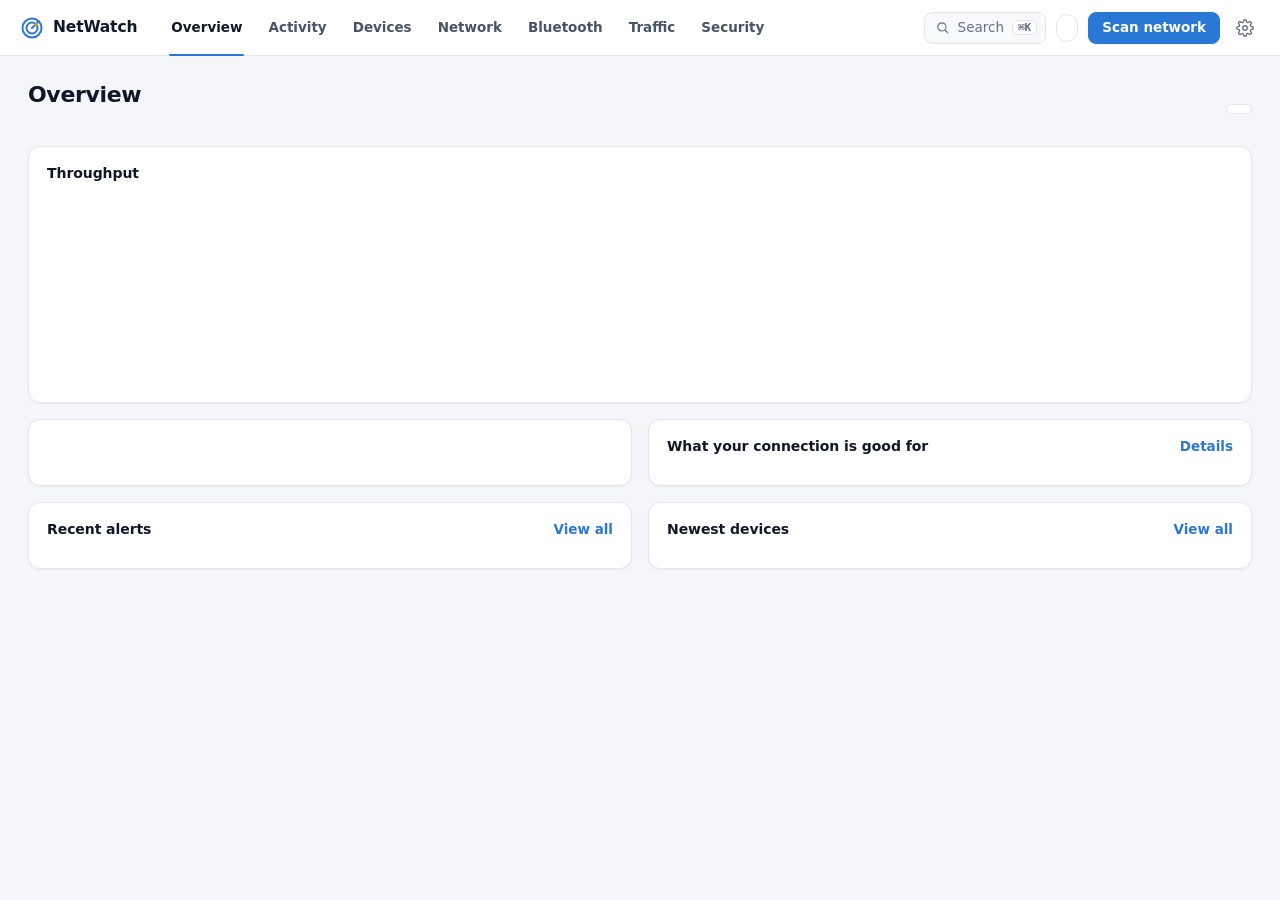
<file: ui/index.html>
<!doctype html>
<html lang="en" data-theme="light">
<head>
  <meta charset="utf-8">
  <meta name="viewport" content="width=device-width, initial-scale=1">
  <title>NetWatch</title>
  <link rel="stylesheet" href="style.css">
</head>
<body>
  <div class="app">
    <header class="appbar">
      <div class="brand">
        <svg viewBox="0 0 24 24" aria-hidden="true"><circle cx="12" cy="12" r="9.5"/><circle cx="12" cy="12" r="5.5"/><path d="M12 12 18.7 5.3"/><circle class="blip" cx="16.2" cy="8.3" r="1.6"/></svg>
        <span>NetWatch</span>
      </div>
      <nav class="topnav" aria-label="Sections">
        <button class="nav-item active" data-group="overview">Overview</button>
        <button class="nav-item" data-group="activity">Activity</button>
        <button class="nav-item" data-group="devices">Devices<span class="count" id="nav-devices"></span></button>
        <button class="nav-item" data-group="network">Network<span class="count" id="nav-network"></span></button>
        <button class="nav-item" data-group="bluetooth">Bluetooth<span class="count alert" id="nav-bluetooth"></span></button>
        <button class="nav-item" data-group="traffic">Traffic</button>
        <button class="nav-item" data-group="security">Security<span class="count alert" id="nav-security"></span></button>
      </nav>
      <div class="appbar-right">
        <button class="search-btn" data-action="palette" aria-label="Search (Command K)">
          <svg viewBox="0 0 24 24"><circle cx="11" cy="11" r="6.5"/><path d="m16 16 4.5 4.5"/></svg><span>Search</span><kbd>⌘K</kbd>
        </button>
        <span class="pill" id="capture-pill"></span>
        <button class="btn primary" id="scan-btn">Scan network</button>
        <button class="icon-btn" data-view="settings" aria-label="Settings" title="Settings">
          <svg viewBox="0 0 24 24"><circle cx="12" cy="12" r="3"/><path d="M19.4 15a1.7 1.7 0 0 0 .3 1.8l.1.1a2 2 0 1 1-2.8 2.8l-.1-.1a1.7 1.7 0 0 0-1.8-.3 1.7 1.7 0 0 0-1 1.5V21a2 2 0 1 1-4 0v-.1a1.7 1.7 0 0 0-1.1-1.5 1.7 1.7 0 0 0-1.8.3l-.1.1a2 2 0 1 1-2.8-2.8l.1-.1a1.7 1.7 0 0 0 .3-1.8 1.7 1.7 0 0 0-1.5-1H3a2 2 0 1 1 0-4h.1a1.7 1.7 0 0 0 1.5-1.1 1.7 1.7 0 0 0-.3-1.8l-.1-.1a2 2 0 1 1 2.8-2.8l.1.1a1.7 1.7 0 0 0 1.8.3H9a1.7 1.7 0 0 0 1-1.5V3a2 2 0 1 1 4 0v.1a1.7 1.7 0 0 0 1 1.5 1.7 1.7 0 0 0 1.8-.3l.1-.1a2 2 0 1 1 2.8 2.8l-.1.1a1.7 1.7 0 0 0-.3 1.8V9a1.7 1.7 0 0 0 1.5 1H21a2 2 0 1 1 0 4h-.1a1.7 1.7 0 0 0-1.5 1z"/></svg>
        </button>
      </div>
    </header>

    <main>
      <div class="page">
      <header class="page-head">
        <div>
          <h1 id="view-title">Overview</h1>
          <p class="page-sub" id="view-sub"></p>
        </div>
        <div class="page-head-right">
          <span class="scan-phase" id="scan-phase"></span>
          <span class="net-chip" id="net-summary"></span>
        </div>
      </header>
      <nav class="subnav" id="subnav" hidden aria-label="Pages in this section"></nav>

      <div class="banner" id="capture-banner" hidden></div>

      <!-- Overview -->
      <section class="view" id="view-overview">
        <div class="tiles" id="tiles"></div>
        <div class="panel">
          <div class="panel-head">
            <h2 id="ov-chart-title">Throughput</h2>
            <div class="legend" id="ov-legend"></div>
          </div>
          <div class="chart" id="ov-chart"></div>
        </div>
        <div class="grid-2">
          <div class="panel" id="ov-score"></div>
          <div class="panel">
            <div class="panel-head"><h2>What your connection is good for</h2><button class="btn link" data-goto="network">Details</button></div>
            <div id="ov-ready"></div>
          </div>
        </div>
        <div class="grid-2">
          <div class="panel">
            <div class="panel-head"><h2>Recent alerts</h2><button class="btn link" data-goto="alerts">View all</button></div>
            <div id="ov-alerts"></div>
          </div>
          <div class="panel">
            <div class="panel-head"><h2>Newest devices</h2><button class="btn link" data-goto="devices">View all</button></div>
            <div id="ov-devices"></div>
          </div>
        </div>
      </section>

      <!-- Timeline -->
      <section class="view" id="view-timeline" hidden>
        <div class="toolbar">
          <div class="seg" id="tl-filter" role="group" aria-label="Filter timeline">
            <button data-f="all" data-label="All" class="on">All</button>
            <button data-f="devices" data-label="Devices">Devices</button>
            <button data-f="connection" data-label="Connection">Connection</button>
            <button data-f="security" data-label="Security">Security</button>
            <button data-f="summary" data-label="Summaries">Summaries</button>
          </div>
          <span class="spacer"></span>
          <span class="muted small">Last 7 days</span>
          <button class="btn" data-action="report">Weekly report</button>
        </div>
        <div class="panel tl-panel" id="tl-list"></div>
      </section>

      <!-- Security checkup -->
      <section class="view" id="view-security" hidden>
        <div class="panel sec-summary" id="sec-summary"></div>
        <div class="panel">
          <div class="panel-head"><h2>Devices to look at first <span class="muted">· risk from open ports, port forwards, alerts and trust</span></h2>
            <div class="row">
              <button class="btn small" data-action="export-incident">Export incident JSON</button>
              <button class="btn link" data-goto="map" id="sec-risk-map">See on the map</button>
            </div>
          </div>
          <div id="sec-risky"></div>
        </div>
        <div id="sec-list"></div>
        <p class="muted small">NetWatch checks what it can see from this computer. It can't check your router's admin password or firmware version; log in to the router to confirm those are up to date and not the defaults.</p>
      </section>

      <!-- Security audits -->
      <section class="view" id="view-audit" hidden>
        <div id="audit-body"></div>
        <p class="muted small">The audits only look at your own network and this computer: devices on your Wi-Fi, apps and startup items here, your router's settings, and the sites you chose to watch. Turn each one on or off in Settings.</p>
      </section>

      <!-- Devices -->
      <section class="view" id="view-devices" hidden>
        <div class="toolbar">
          <input type="search" id="dev-search" placeholder="Search name, IP, MAC, vendor…" aria-label="Search devices">
          <select id="dev-net" aria-label="Network"></select>
          <div class="seg" id="dev-filter" role="group" aria-label="Filter devices">
            <button data-f="all" class="on">All</button>
            <button data-f="online">Online</button>
            <button data-f="untrusted">Untrusted</button>
            <button data-f="watched">Watched</button>
          </div>
          <span class="spacer"></span>
          <button class="btn" data-action="export-devices">Export CSV</button>
          <button class="btn" id="trust-all">Trust all</button>
        </div>
        <div class="panel flush">
          <table class="table" id="dev-table">
            <thead><tr><th></th><th>Device</th><th>IP address</th><th>MAC address</th><th>Details</th><th class="num">Latency</th><th>Last seen</th><th>Trusted</th></tr></thead>
            <tbody></tbody>
          </table>
          <div class="empty" id="dev-empty" hidden></div>
        </div>
      </section>

      <!-- Network -->
      <section class="view" id="view-network" hidden>
        <div class="tiles" id="net-tiles"></div>
        <div class="panel" id="mobile-panel" hidden>
          <div class="panel-head"><h2>Mobile connection <span class="muted">· from your hotspot, checked every 30 seconds</span></h2></div>
          <div class="usage-summary" id="mobile-now"></div>
          <h3 class="sub-head" style="margin-top:4px">Recent changes</h3>
          <div id="mobile-log"></div>
        </div>
        <div class="panel">
          <div class="panel-head"><h2>What your connection is good for</h2><button class="btn small" data-action="speed-test">Run speed test</button></div>
          <div id="net-ready"></div>
        </div>
        <div class="panel">
          <div class="panel-head">
            <h2>Connection quality <span class="muted">· ping time, last hour</span></h2>
            <div class="legend" id="health-legend"></div>
          </div>
          <div class="chart" id="health-chart"></div>
          <div class="muted small chart-foot" id="health-foot"></div>
        </div>
        <div class="panel">
          <div class="panel-head">
            <h2>Data usage <span class="muted">· whole network, from your router</span></h2>
            <div class="row">
              <div class="legend" id="usage-legend"></div>
              <div class="seg" id="usage-view" role="group" aria-label="Usage period">
                <button data-f="days" class="on">30 days</button>
                <button data-f="hours">24 hours</button>
              </div>
            </div>
          </div>
          <div class="usage-summary" id="usage-summary"></div>
          <div class="chart" id="usage-chart"></div>
        </div>
        <div class="panel" id="live-panel" hidden>
          <div class="panel-head">
            <h2>Right now <span class="muted">· whole network, last 10 minutes</span></h2>
            <div class="legend" id="live-legend"></div>
          </div>
          <div class="chart short" id="live-chart"></div>
        </div>
        <div class="grid-2">
          <div class="panel">
            <div class="panel-head"><h2>Router</h2></div>
            <dl class="facts compact" id="router-facts"></dl>
            <div id="router-note"></div>
            <h3 class="sub-head">Port forwards</h3>
            <div id="forwards"></div>
          </div>
          <div class="panel">
            <div class="panel-head"><h2>Internet</h2></div>
            <dl class="facts compact" id="internet-facts"></dl>
            <h3 class="sub-head">Speed test</h3>
            <div id="speed-box"></div>
          </div>
        </div>
        <div class="panel">
          <div class="panel-head"><h2>Watched hosts</h2>
            <div class="row"><input type="search" id="watch-input" placeholder="example.com or host:port" aria-label="Host to watch" class="small-input wide"><button class="btn" data-action="add-watch">Watch</button></div>
          </div>
          <div id="watch-list"></div>
        </div>
        <div class="grid-2">
          <div class="panel">
            <div class="panel-head"><h2>Route to the internet</h2>
              <div class="row"><input type="search" id="trace-target" value="1.1.1.1" aria-label="Host to trace" class="small-input"><button class="btn" id="trace-btn" data-action="trace">Trace route</button></div>
            </div>
            <div id="trace-result"><p class="muted small">Shows each hop between this computer and a host, and where the delay is added.</p></div>
          </div>
          <div class="panel">
            <div class="panel-head"><h2>DNS check</h2><button class="btn" id="dns-check-btn" data-action="dns-check">Check DNS servers</button></div>
            <div id="dns-check-result"></div>
          </div>
        </div>
        <div class="panel">
          <div class="panel-head"><h2>VPN and DNS leak check</h2></div>
          <div id="leak-box"></div>
        </div>
        <div class="grid-2">
          <div class="panel">
            <div class="panel-head"><h2>Wi-Fi</h2></div>
            <dl class="facts compact" id="wifi-facts"></dl>
            <div id="wifi-note"></div>
            <div id="nearby"></div>
            <h3 class="sub-head">This computer</h3>
            <dl class="facts compact" id="this-computer"></dl>
          </div>
          <div class="panel">
            <div class="panel-head"><h2>Outages</h2></div>
            <div id="outage-list"></div>
          </div>
        </div>
      </section>

      <!-- Bluetooth and nearby -->
      <section class="view" id="view-bluetooth" hidden>
        <div class="banner flat" id="bt-status"></div>
        <div class="banner warn-banner" id="tracker-banner" hidden></div>
        <div class="banner bad-banner" id="spam-banner" hidden></div>
        <div class="grid-2 wide-left">
          <div class="panel">
            <div class="panel-head">
              <h2>Nearby map <span class="muted">· Wi-Fi and Bluetooth</span></h2>
              <div class="legend" id="bt-map-legend"></div>
            </div>
            <div class="cat-chips map-chips" id="bt-map-filter" role="group" aria-label="Show on the map">
              <button class="cat-chip on" data-mf="all">All</button>
              <button class="cat-chip" data-mf="mine">Mine</button>
              <button class="cat-chip" data-mf="trackers">Trackers</button>
              <button class="cat-chip" data-mf="wifi">Wi-Fi</button>
            </div>
            <div class="btmap" id="bt-map"></div>
            <p class="muted small" style="margin:10px 0 0">Distance is estimated from signal strength, so walls and bodies can make it off by two times or more. This computer has one antenna and can't tell which way a signal comes from, so devices are grouped by type within each band, not placed by direction. Hover a mark for details; click a Bluetooth device to open it.</p>
          </div>
          <div class="panel">
            <div class="panel-head"><h2>Your devices nearby today</h2></div>
            <div id="bt-today"></div>
            <p class="muted small" style="margin:10px 0 0">Only devices you've paired or marked as yours are recorded, and only on this computer. Phones and tags change their Bluetooth address every so often, so an unpaired device may split into several entries.</p>
          </div>
        </div>
        <div class="panel flush">
          <div class="panel-head pad">
            <h2>Nearby Bluetooth devices</h2>
            <div class="seg small" id="ble-filter" role="group" aria-label="Filter nearby devices">
              <button data-f="all" class="on">All</button>
              <button data-f="named">Named</button>
              <button data-f="trackers">Trackers</button>
            </div>
          </div>
          <div class="cat-chips" id="ble-categories"></div>
          <div class="scroll tall-scroll">
            <table class="table compact" id="nearby-table">
              <thead><tr><th>Device</th><th>Signal</th><th class="num">Distance</th><th>First heard</th><th></th></tr></thead>
              <tbody></tbody>
            </table>
            <div class="empty" id="nearby-empty"></div>
          </div>
        </div>

        <div class="panel">
          <div class="panel-head"><h2>Your Bluetooth devices</h2><span class="muted small" id="bt-controller"></span></div>
          <div id="paired"></div>
        </div>
      </section>

      <!-- Network map -->
      <section class="view" id="view-map" hidden>
        <div class="toolbar map-toolbar">
          <select id="map-net" aria-label="Network to show"></select>
          <div class="seg small" id="map-layout" role="group" aria-label="Layout">
            <button data-f="ring" class="on">Ring</button>
            <button data-f="type">By type</button>
            <button data-f="latency">By latency</button>
          </div>
          <div class="seg small" id="map-color" role="group" aria-label="Colour by">
            <button data-f="status" class="on">Status</button>
            <button data-f="risk">Risk</button>
          </div>
          <input type="search" id="map-search" placeholder="Highlight…" aria-label="Highlight devices">
          <span class="spacer"></span>
          <button class="btn small" id="map-fit" title="Reset zoom and pan">Fit</button>
          <button class="btn small" id="map-reset" title="Put dragged devices back">Reset layout</button>
          <button class="btn small" id="map-export-png">Save PNG</button>
          <button class="btn small" id="map-export-svg">Save SVG</button>
        </div>
        <div class="panel">
          <div class="panel-head"><h2>Your network</h2><div class="legend" id="map-legend"></div></div>
          <div class="cat-chips map-chips" id="map-kinds"></div>
          <div class="netmap" id="netmap"></div>
          <div class="map-time">
            <button class="btn small" id="map-play">▶ Replay</button>
            <button class="btn small" id="map-speed" title="Replay speed">1×</button>
            <input type="range" id="map-time" aria-label="Show the network at this time">
            <span class="map-time-label" id="map-time-label">Live</span>
            <button class="btn small link" id="map-live" hidden>Back to live</button>
          </div>
          <p class="muted small map-help">Drag devices to arrange them (positions are remembered per network and layout), scroll to zoom, drag the background to pan, and right-click a device for actions. Replay shows who was online over the last 7 days.</p>
        </div>
        <div class="map-menu" id="map-menu" hidden></div>
      </section>

      <!-- Wi-Fi analyzer -->
      <section class="view" id="view-wifi" hidden>
        <div class="tiles" id="wifi-tiles"></div>
        <div class="panel">
          <div class="panel-head"><h2>2.4 GHz channels</h2><div class="legend" id="wifi24-legend"></div></div>
          <div class="chart tall" id="wifi24-chart"></div>
        </div>
        <div class="panel">
          <div class="panel-head"><h2>5 GHz channels</h2></div>
          <div class="chart tall" id="wifi5-chart"></div>
        </div>
        <div class="panel" id="wifi-advice"></div>
      </section>

      <!-- History -->
      <section class="view" id="view-history" hidden>
        <div class="toolbar">
          <div class="seg" id="hist-range" role="group" aria-label="Time range">
            <button data-f="24h" class="on">24 hours</button>
            <button data-f="7d">7 days</button>
            <button data-f="30d">30 days</button>
          </div>
          <span class="spacer"></span>
          <span class="muted small" id="hist-note"></span>
        </div>
        <div class="tiles" id="hist-tiles"></div>
        <div class="panel">
          <div class="panel-head"><h2>Best time of day <span class="muted">· last 30 days</span></h2>
            <div class="seg small" id="heat-metric" role="group" aria-label="Heatmap shows">
              <button data-f="latency" class="on">Latency</button>
              <button data-f="loss">Packet loss</button>
            </div></div>
          <div id="hist-heat"></div>
        </div>
        <div class="panel">
          <div class="panel-head"><h2>Internet latency</h2><div class="legend" id="hist-lat-legend"></div></div>
          <div class="chart tall" id="hist-lat-chart"></div>
        </div>
        <div class="panel">
          <div class="panel-head"><h2>Packet loss</h2></div>
          <div class="chart" id="hist-loss-chart"></div>
        </div>
        <div class="panel">
          <div class="panel-head"><h2>Whole-network throughput</h2><div class="legend" id="hist-tp-legend"></div></div>
          <div class="chart" id="hist-tp-chart"></div>
        </div>
        <div class="panel" id="hist-speed-panel">
          <div class="panel-head"><h2>Speed tests</h2><div class="legend" id="hist-sp-legend"></div></div>
          <div class="chart" id="hist-sp-chart"></div>
          <h3 class="sub-head">Latency</h3>
          <div class="chart short" id="hist-spl-chart"></div>
          <h3 class="sub-head">Recent tests</h3>
          <div id="hist-sp-table"></div>
        </div>
      </section>

      <!-- Traffic -->
      <section class="view" id="view-traffic" hidden>
        <div class="panel">
          <div class="panel-head">
            <h2>Throughput <span class="muted">· last 5 minutes</span></h2>
            <div class="legend" id="tr-legend"></div>
          </div>
          <div class="chart tall" id="tr-chart"></div>
        </div>
        <div class="panel flush" id="apps-panel" hidden>
          <div class="panel-head pad"><h2>Apps on this computer</h2><span class="muted" id="apps-totals"></span></div>
          <table class="table compact" id="apps-table">
            <thead><tr><th>App</th><th class="num">Download now</th><th class="num">Upload now</th><th class="num">Downloaded</th><th class="num">Uploaded</th><th class="bar-col">Share</th></tr></thead>
            <tbody></tbody>
          </table>
          <div class="empty" id="apps-empty" hidden></div>
        </div>
        <div class="grid-2 wide-left">
          <div class="panel flush">
            <div class="panel-head pad"><h2>Top hosts</h2><span class="muted" id="tr-totals"></span></div>
            <table class="table compact" id="host-table">
              <thead><tr><th>Remote host</th><th>Ports</th><th class="num">In</th><th class="num">Out</th><th class="bar-col">Share</th><th></th></tr></thead>
              <tbody></tbody>
            </table>
            <div class="empty" id="host-empty" hidden></div>
          </div>
          <div class="panel flush">
            <div class="panel-head pad">
              <h2>DNS lookups</h2>
              <div class="row">
                <div class="seg small" id="dns-mode" role="group" aria-label="DNS view">
                  <button data-f="log" class="on">Log</button>
                  <button data-f="top">Top domains</button>
                </div>
                <input type="search" id="dns-search" placeholder="Filter…" aria-label="Filter DNS lookups">
              </div>
            </div>
            <div class="scroll" id="dns-list"></div>
          </div>
        </div>
      </section>

      <!-- Connections -->
      <section class="view" id="view-connections" hidden>
        <div class="toolbar">
          <input type="search" id="conn-search" placeholder="Search process, address, domain…" aria-label="Search connections">
          <div class="seg" id="conn-filter" role="group" aria-label="Filter connections">
            <button data-f="internet" class="on">Internet</button>
            <button data-f="active">All active</button>
            <button data-f="listen">Listening</button>
          </div>
          <span class="spacer"></span>
          <span class="muted" id="conn-count"></span>
        </div>
        <div class="panel flush">
          <table class="table compact" id="conn-table">
            <thead><tr><th>Process</th><th>Proto</th><th>Local</th><th>Remote</th><th>State</th><th></th></tr></thead>
            <tbody></tbody>
          </table>
          <div class="empty" id="conn-empty" hidden></div>
        </div>
      </section>

      <!-- Alerts -->
      <section class="view" id="view-alerts" hidden>
        <div class="toolbar">
          <input type="search" id="alert-search" placeholder="Search alerts, IP, MAC, domain…" aria-label="Search alerts">
          <div class="seg" id="alert-filter" role="group" aria-label="Filter alerts">
            <button data-f="open" class="on">Open</button>
            <button data-f="all">All</button>
          </div>
          <div class="seg" id="alert-sev" role="group" aria-label="Filter by severity">
            <button data-f="all" class="on">Any</button>
            <button data-f="high">High</button>
            <button data-f="medium">Medium</button>
            <button data-f="low">Low</button>
          </div>
          <span class="spacer"></span>
          <button class="btn" data-action="export-incident">Export incident JSON</button>
          <button class="btn" id="ack-all">Acknowledge all</button>
          <button class="btn danger-ghost" id="clear-alerts">Clear history</button>
        </div>
        <div id="alert-list"></div>
      </section>

      <!-- Settings -->
      <section class="view" id="view-settings" hidden>
        <div class="panel">
          <div class="panel-head"><h2>Traffic capture</h2></div>
          <p class="muted">Capture reads packets to and from this computer, plus broadcast traffic every device on the LAN receives (ARP, DHCP). That powers traffic stats, the DNS log, and the spoofing, rogue-DHCP, port-scan and malware-lookup detectors. Other devices' private traffic isn't visible from a laptop on a switched or Wi-Fi network — to watch the whole network, run NetWatch on a machine connected to a mirrored switch port.</p>
          <div class="row" id="capture-settings"></div>
        </div>
        <div class="panel" id="prefs">
          <div class="panel-head"><h2>General</h2></div>
          <dl class="facts">
            <dt><label for="pref-theme">Appearance</label></dt>
            <dd><select id="pref-theme">
              <option value="light">Light</option>
              <option value="dark">Dark</option>
              <option value="system">Match macOS</option>
            </select></dd>
            <dt><label for="pref-notify">System notifications</label></dt>
            <dd><select id="pref-notify">
              <option value="high">High-severity alerts only</option>
              <option value="medium">Medium and high alerts</option>
              <option value="low">All alerts except info</option>
              <option value="off">Off</option>
            </select>
            <div class="muted small" style="margin-top:4px">Shown when the NetWatch window isn't in front. Devices you watch always notify when they join or leave, unless this is off.</div></dd>
            <dt><label for="pref-tray-text">Menu-bar text</label></dt>
            <dd><select id="pref-tray-text">
              <option value="off">Icon only</option>
              <option value="speed">Download and upload speed</option>
              <option value="devices">Devices online and latency</option>
            </select>
            <div class="muted small" style="margin-top:4px">Shown beside the menu-bar icon and updated every 2 seconds. Click the icon for the mini dashboard.</div></dd>
            <dt>Keep running when closed</dt>
            <dd class="row"><button class="switch" role="switch" id="pref-keep" data-pref="1" aria-checked="true" aria-label="Keep running when closed"></button>
              <span class="muted small">Closing the window leaves NetWatch monitoring from the menu bar. Quit from its menu.</span></dd>
            <dt>Open at login</dt>
            <dd class="row"><button class="switch" role="switch" id="pref-login" data-pref="1" aria-checked="true" aria-label="Open at login"></button>
              <span class="muted small">Starts quietly in the menu bar. If you move NetWatch, open it once from its new place.</span></dd>
            <dt>Morning summary</dt>
            <dd class="row"><button class="switch" role="switch" id="pref-summary" data-pref="1" aria-checked="true" aria-label="Morning summary"></button>
              <span class="muted small">A notification at 8 am with yesterday's data use, outages, new devices and alerts.</span></dd>
            <dt>Look up public IP and provider</dt>
            <dd class="row"><button class="switch" role="switch" id="pref-public" data-pref="1" aria-checked="true" aria-label="Look up public IP"></button>
              <span class="muted small">One request to ipinfo.io per hour.</span></dd>
          </dl>
        </div>
        <div class="panel" id="location-prefs">
          <div class="panel-head"><h2>Location</h2></div>
          <p class="muted small">NetWatch uses your location only to show nearby Wi-Fi network names and to warn you if an unknown tracker travels with you. It never leaves this Mac: it is kept in memory, never saved or sent anywhere, and never recorded alongside other people's Wi-Fi networks or Bluetooth devices.</p>
          <dl class="facts">
            <dt>Use Location Services</dt>
            <dd class="row"><button class="switch" role="switch" id="pref-location" data-pref="1" aria-checked="false" aria-label="Use Location Services"></button>
              <span class="muted small">Turning it on makes macOS ask for permission. Wi-Fi names and BSSIDs appear in the Wi-Fi analyzer, the Connection page and the look-alike Wi-Fi check. The tracker warning also needs the nearby Bluetooth scan: if an unknown tracker is near this Mac before and after it moved 1 km or more over 15 minutes or more, that's a High alert.</span></dd>
            <dt>Permission</dt>
            <dd id="location-status"></dd>
          </dl>
        </div>
        <div class="panel" id="audit-prefs">
          <div class="panel-head"><h2>Security audits</h2></div>
          <p class="muted small">Checks of your own network and this computer, with results on the Security → Audit page. Each one takes a baseline the first time it looks and alerts on changes after that.</p>
          <dl class="facts">
            <dt>Weekly port audit</dt>
            <dd class="row"><button class="switch" role="switch" id="pref-port-audit" data-pref="1" aria-checked="true" aria-label="Weekly port audit"></button>
              <span class="muted small">Once a week, checks the common ports on every online device and alerts when one newly opens.</span></dd>
            <dt>New listening apps</dt>
            <dd class="row"><button class="switch" role="switch" id="pref-listener-watch" data-pref="1" aria-checked="true" aria-label="New listening apps"></button>
              <span class="muted small">Alerts when an app on this computer starts accepting connections from the network.</span></dd>
            <dt>Startup items</dt>
            <dd class="row"><button class="switch" role="switch" id="pref-launch-watch" data-pref="1" aria-checked="true" aria-label="Startup items"></button>
              <span class="muted small">Alerts when a launch agent or daemon is added (macOS). Serious if it runs from a temporary or hidden folder or isn't properly signed.</span></dd>
            <dt>DNS and router changes</dt>
            <dd class="row"><button class="switch" role="switch" id="pref-dns-watch" data-pref="1" aria-checked="true" aria-label="DNS and router changes"></button>
              <span class="muted small">Alerts when this network's DNS servers change to ones it never used, or its DHCP server changes.</span></dd>
            <dt>Look-alike Wi-Fi</dt>
            <dd class="row"><button class="switch" role="switch" id="pref-twin-watch" data-pref="1" aria-checked="true" aria-label="Look-alike Wi-Fi"></button>
              <span class="muted small">Watches for another access point using your network's name with weaker security. Needs Wi-Fi names to be visible.</span></dd>
            <dt>Certificates and HTTPS</dt>
            <dd class="row"><button class="switch" role="switch" id="pref-cert-checks" data-pref="1" aria-checked="true" aria-label="Certificates and HTTPS"></button>
              <span class="muted small">Checks the HTTPS certificates of watched sites every 6 hours, and once a day whether something is intercepting HTTPS.</span></dd>
          </dl>
        </div>
        <div class="panel" id="export-prefs">
          <div class="panel-head"><h2>Expert mode &amp; log export</h2></div>
          <p class="muted small">For people who want the technical picture, or who collect logs elsewhere. New alerts can be written to a file and sent to a SIEM or log collector; nothing leaves this computer unless you enter an address below.</p>
          <dl class="facts">
            <dt>Expert mode</dt>
            <dd class="row"><button class="switch" role="switch" id="pref-expert" data-pref="1" aria-checked="false" aria-label="Expert mode"></button>
              <span class="muted small">Each alert gets an "Expert details" section: the MITRE ATT&amp;CK technique and tactic, why it matters, what to do, and the raw alert as JSON.</span></dd>
            <dt>Log file</dt>
            <dd class="row"><button class="switch" role="switch" id="pref-log-file" data-pref="1" aria-checked="false" aria-label="Log file"></button>
              <span class="muted small">Appends each new alert as one JSON line to alerts.jsonl in the data folder, starting a new file at 10 MB (the old one becomes alerts.1.jsonl).</span>
              <button class="btn small" data-action="show-log" id="show-log">Show log file</button></dd>
            <dt><label for="pref-siem-target">Send to a SIEM</label></dt>
            <dd><div class="row">
                <input type="search" id="pref-siem-target" class="small-input wide" placeholder="host:port" aria-label="SIEM address" spellcheck="false" autocomplete="off">
                <select id="pref-siem-format" aria-label="Message format">
                  <option value="cef">CEF</option>
                  <option value="json">JSON</option>
                </select>
                <button class="btn" data-action="siem-test" id="siem-test">Send test event</button>
              </div>
              <div class="muted small" style="margin-top:4px">Each new alert goes to this address as a syslog message (RFC 5424) over UDP, for example siem.lan:514. Leave it empty to switch this off. Only that address is ever contacted.</div></dd>
          </dl>
        </div>
        <div class="panel" id="data-plan">
          <div class="panel-head"><h2>Data allowance</h2><button class="btn" id="pref-save-plan">Save</button></div>
          <p class="muted small">If your internet plan has a monthly data cap (common on 4G and 5G), NetWatch alerts at 80% and 100% of it, using your router's counters. It also forecasts where the month is heading and warns once if you're on course to go over.</p>
          <dl class="facts">
            <dt><label for="pref-cap">Monthly allowance</label></dt>
            <dd class="row"><input type="number" id="pref-cap" min="0" step="1" placeholder="No limit" class="num-input"> <span>GB</span></dd>
            <dt><label for="pref-cycle">Renews on day</label></dt>
            <dd class="row"><input type="number" id="pref-cycle" min="1" max="28" step="1" class="num-input small"> <span class="muted small">of each month</span></dd>
            <dt><label for="pref-st-schedule">Scheduled speed test</label></dt>
            <dd><div class="row">
              <select id="pref-st-schedule">
                <option value="off">Off</option>
                <option value="daily">Daily</option>
                <option value="weekly">Weekly</option>
              </select>
              <select id="pref-st-size" aria-label="Scheduled speed test size">
                <option value="light">Light (about 10 MB)</option>
                <option value="full">Full (about 38 MB)</option>
              </select></div>
              <div class="muted small" style="margin-top:4px" id="speedtest-note"></div></dd>
          </dl>
        </div>
        <div class="panel">
          <div class="panel-head"><h2>Threat intelligence</h2><button class="btn" id="update-feeds">Update now</button></div>
          <dl class="facts" id="feed-facts"></dl>
          <p class="muted small">Sources: abuse.ch URLhaus (malware domains), abuse.ch Feodo Tracker (botnet servers), abuse.ch ThreatFox (malware domains and botnet command-and-control servers), and the Wireshark manufacturer database (device vendors). Lists refresh daily, except the larger ThreatFox domain list, which waits 3 days between downloads, even when you press Update now, to save data.</p>
        </div>
        <div class="panel">
          <div class="panel-head"><h2>Your blocklist</h2><button class="btn" id="save-custom">Save</button></div>
          <p class="muted small">One domain or IP per line. Lookups of these domains (and their subdomains) or traffic with these IPs raise an alert. Lines starting with # are ignored.</p>
          <textarea id="custom-list" rows="7" spellcheck="false" placeholder="# Example&#10;tracker.example.com&#10;203.0.113.50"></textarea>
        </div>
        <div class="panel">
          <div class="panel-head"><h2>About</h2></div>
          <dl class="facts" id="about-facts"></dl>
        </div>
      </section>
      </div>
    </main>
  </div>

  <aside class="drawer" id="drawer" hidden aria-label="Device details">
    <div class="drawer-head">
      <h2 id="drawer-title"></h2>
      <button class="icon-btn" id="drawer-close" aria-label="Close">
        <svg viewBox="0 0 24 24"><path d="M6 6l12 12M18 6 6 18"/></svg>
      </button>
    </div>
    <div class="drawer-body" id="drawer-body"></div>
  </aside>

  <aside class="drawer" id="bt-drawer" hidden aria-label="Bluetooth device details">
    <div class="drawer-head">
      <h2 id="bt-drawer-title"></h2>
      <button class="icon-btn" data-btclose aria-label="Close">
        <svg viewBox="0 0 24 24"><path d="M6 6l12 12M18 6 6 18"/></svg>
      </button>
    </div>
    <div class="drawer-body" id="bt-drawer-body"></div>
  </aside>

  <aside class="locate" id="locate" hidden aria-label="Locate a Bluetooth device">
    <div class="drawer-head">
      <h2>Locate · <span id="locate-title"></span></h2>
      <div class="row"><button class="btn small" id="locate-beep" data-action="locate-beep">Beeps off</button>
      <button class="icon-btn" data-action="locate-close" aria-label="Close"><svg viewBox="0 0 24 24"><path d="M6 6l12 12M18 6 6 18"/></svg></button></div>
    </div>
    <div class="drawer-body" id="locate-body"></div>
  </aside>

  <div class="palette" id="palette" hidden>
    <div class="palette-box" role="dialog" aria-label="Search NetWatch">
      <div class="palette-search"><svg viewBox="0 0 24 24"><circle cx="11" cy="11" r="6.5"/><path d="m16 16 4.5 4.5"/></svg>
        <input type="text" id="palette-input" placeholder="Search pages, devices and actions…" autocomplete="off" spellcheck="false"></div>
      <div class="palette-list" id="palette-list"></div>
      <div class="palette-foot"><span><kbd>↑</kbd><kbd>↓</kbd> move</span><span><kbd>↵</kbd> open</span><span><kbd>esc</kbd> close</span><span><kbd>⌘1</kbd>–<kbd>⌘7</kbd> sections</span></div>
    </div>
  </div>

  <div class="toasts" id="toasts" aria-live="polite"></div>
  <div class="tooltip" id="tooltip" hidden></div>

  <script src="network.js"></script>
  <script src="bluetooth.js"></script>
  <script src="security.js"></script>
  <script src="audit.js"></script>
  <script src="timeline.js"></script>
  <script src="insights.js"></script>
  <script src="tools.js"></script>
  <script src="extras.js"></script>
  <script src="netmap.js"></script>
  <script src="app.js"></script>
</body>
</html>
</file>
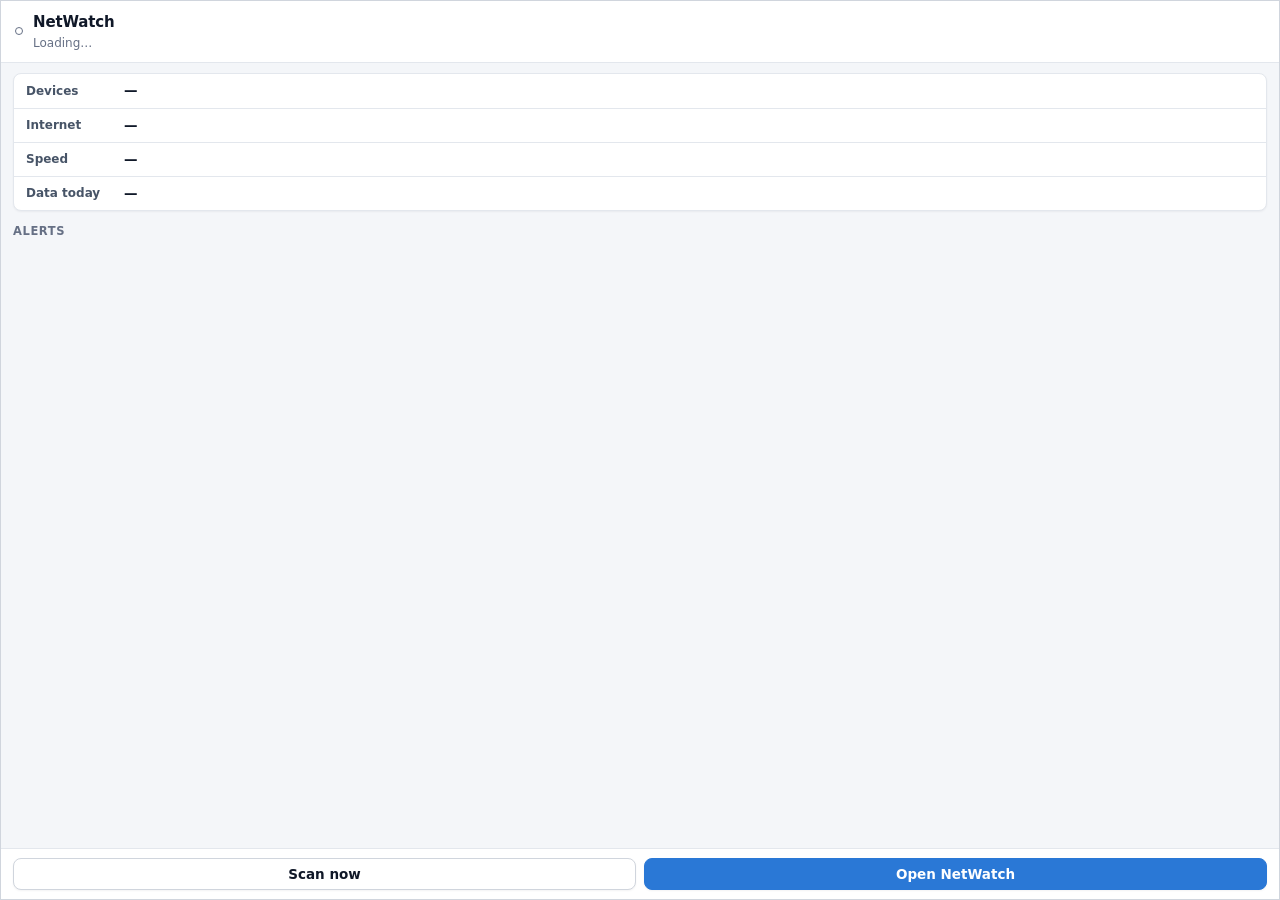
<file: ui/mini.html>
<!doctype html>
<html lang="en" data-theme="light">
<head>
  <meta charset="utf-8">
  <meta name="viewport" content="width=device-width, initial-scale=1">
  <title>NetWatch</title>
  <link rel="stylesheet" href="style.css">
  <link rel="stylesheet" href="mini.css">
</head>
<body class="mini">
  <div class="mini-app">
    <header class="mini-head">
      <span class="dot off" id="m-dot"></span>
      <div class="grow">
        <div class="mini-status" id="m-status">NetWatch</div>
        <div class="muted small" id="m-sub">Loading…</div>
      </div>
    </header>

    <div class="mini-body">
      <div class="banner warn-banner" id="m-access" hidden>
        <div class="grow">
          <b>Traffic monitoring is off.</b>
          <div class="small" id="m-access-msg">macOS asks again after every restart.</div>
        </div>
        <button class="btn primary" id="m-grant" data-act="grant">Grant access</button>
      </div>

      <div class="mini-rows">
        <div class="mini-row">
          <span class="k">Devices</span>
          <span class="v" id="m-devices">—</span>
          <span class="s" id="m-devices-sub"></span>
        </div>
        <div class="mini-row">
          <span class="k">Internet</span>
          <span class="v" id="m-inet">—</span>
          <span class="s" id="m-router"></span>
          <span class="x mini-spark" id="m-spark"></span>
        </div>
        <div class="mini-row">
          <span class="k" id="m-speed-k">Speed</span>
          <span class="v" id="m-speed">—</span>
        </div>
        <div class="mini-row">
          <span class="k">Data today</span>
          <span class="v" id="m-data">—</span>
          <span class="s" id="m-data-sub"></span>
          <span class="x mini-meter" id="m-meter"></span>
        </div>
      </div>

      <div class="mini-alerts">
        <div class="sub-head" id="m-alerts-head">Alerts</div>
        <div id="m-alerts"></div>
      </div>
    </div>

    <footer class="mini-foot">
      <button class="btn" id="m-scan" data-act="scan">Scan now</button>
      <button class="btn primary" data-act="open">Open NetWatch</button>
    </footer>
  </div>
  <script src="mini.js"></script>
</body>
</html>
</file>
<file: ui/style.css>
/* NetWatch — light enterprise theme. Dark is opt-in (Settings → Appearance). */
:root {
  color-scheme: light;
  --bg: #f4f6f9;
  --surface: #ffffff;
  --surface-2: #f8f9fb;
  --hover: #f2f4f7;
  --border: #e3e7ed;
  --border-strong: #d0d5dd;
  --grid: #eef1f4;
  --text: #101828;
  --text-2: #475467;
  --muted: #667085;
  --accent: #2a78d6;
  --accent-soft: #eaf2fc;
  --accent-ink: #ffffff;
  --series-1: #2a78d6;
  --series-2: #eb6834;
  --critical: #d03b3b;
  --serious: #ec835a;
  --warning: #e5a00d;
  --good: #12a150;
  --tone-blue: #eaf2fc;
  --tone-green: #e7f6ee;
  --tone-amber: #fdf4e3;
  --tone-red: #fdecec;
  --tone-violet: #f1edfc;
  --shadow-sm: 0 1px 2px rgb(16 24 40 / 0.05);
  --shadow: 0 1px 3px rgb(16 24 40 / 0.06), 0 8px 24px rgb(16 24 40 / 0.08);
  --radius: 12px;
  --radius-sm: 8px;
  --mono: ui-monospace, "SF Mono", Menlo, Consolas, monospace;
  --appbar-h: 56px;
}
@media (prefers-color-scheme: dark) {
  :root[data-theme="system"] {
    color-scheme: dark;
    --bg: #0f1115;
    --surface: #171a20;
    --surface-2: #1d2128;
    --hover: #232831;
    --border: #2b313b;
    --border-strong: #3a414d;
    --grid: #252a33;
    --text: #f2f4f7;
    --text-2: #c2c8d2;
    --muted: #8a93a3;
    --accent: #4b8fe6;
    --accent-soft: #1b2a3f;
    --series-1: #3987e5;
    --series-2: #d95926;
    --tone-blue: #1b2a3f;
    --tone-green: #16301f;
    --tone-amber: #33290f;
    --tone-red: #3a1c1c;
    --tone-violet: #261f3d;
    --shadow-sm: 0 1px 2px rgb(0 0 0 / 0.4);
    --shadow: 0 1px 2px rgb(0 0 0 / 0.4), 0 8px 24px rgb(0 0 0 / 0.35);
  }
}
:root[data-theme="dark"] {
  color-scheme: dark;
  --bg: #0f1115;
  --surface: #171a20;
  --surface-2: #1d2128;
  --hover: #232831;
  --border: #2b313b;
  --border-strong: #3a414d;
  --grid: #252a33;
  --text: #f2f4f7;
  --text-2: #c2c8d2;
  --muted: #8a93a3;
  --accent: #4b8fe6;
  --accent-soft: #1b2a3f;
  --series-1: #3987e5;
  --series-2: #d95926;
  --tone-blue: #1b2a3f;
  --tone-green: #16301f;
  --tone-amber: #33290f;
  --tone-red: #3a1c1c;
  --tone-violet: #261f3d;
  --shadow-sm: 0 1px 2px rgb(0 0 0 / 0.4);
  --shadow: 0 1px 2px rgb(0 0 0 / 0.4), 0 8px 24px rgb(0 0 0 / 0.35);
}

* { box-sizing: border-box; }
html, body { margin: 0; height: 100%; }
body {
  background: var(--bg);
  color: var(--text);
  font: 13.5px/1.5 -apple-system, BlinkMacSystemFont, "Inter", "Segoe UI", system-ui, Roboto, "Helvetica Neue", sans-serif;
  -webkit-font-smoothing: antialiased;
  overflow: hidden;
}
svg { fill: none; stroke: currentColor; stroke-width: 1.8; stroke-linecap: round; stroke-linejoin: round; }
button { font: inherit; color: inherit; cursor: pointer; }
input, textarea, select { font: inherit; color: var(--text); }
h1, h2 { margin: 0; }
h1 { font-size: 22px; font-weight: 700; letter-spacing: -0.015em; }
h2 { font-size: 14px; font-weight: 650; letter-spacing: -0.005em; }
.muted { color: var(--muted); font-weight: 400; }
.small { font-size: 12px; }
.mono { font-family: var(--mono); font-size: 12px; }
.nowrap { white-space: nowrap; }
[hidden] { display: none !important; }

/* ---------------------------------------------------------------- app bar */
.app { display: flex; flex-direction: column; height: 100vh; }
.appbar {
  height: var(--appbar-h); flex: none; z-index: 10;
  display: flex; align-items: center; gap: 22px; padding: 0 20px;
  background: var(--surface); border-bottom: 1px solid var(--border);
}
.brand { display: flex; align-items: center; gap: 9px; font-weight: 750; font-size: 15.5px; letter-spacing: -0.01em; flex: none; }
.brand svg { width: 24px; height: 24px; color: var(--accent); stroke-width: 2; }
.brand .blip { fill: var(--warning); stroke: none; }
.topnav { display: flex; align-self: stretch; gap: 2px; min-width: 0; }
.nav-item {
  position: relative; display: inline-flex; align-items: center; gap: 6px;
  border: 0; background: none; padding: 0 12px; color: var(--text-2); font-weight: 550; white-space: nowrap;
}
.nav-item:hover { color: var(--text); }
.nav-item.active { color: var(--text); }
.nav-item.active::after { content: ""; position: absolute; left: 10px; right: 10px; bottom: -1px; height: 2px; border-radius: 2px; background: var(--accent); }
.count { font-size: 11px; color: var(--muted); font-weight: 600; font-variant-numeric: tabular-nums; }
.count:empty { display: none; }
.count.alert { color: #fff; background: var(--critical); padding: 0 6px; border-radius: 9px; line-height: 17px; }
.count .dot { vertical-align: middle; }
.appbar-right { margin-left: auto; display: flex; align-items: center; gap: 10px; flex: none; }
.search-btn {
  display: inline-flex; align-items: center; gap: 8px; height: 32px; padding: 0 8px 0 10px;
  border: 1px solid var(--border); background: var(--surface-2); border-radius: var(--radius-sm); color: var(--muted);
}
.search-btn:hover { border-color: var(--border-strong); color: var(--text-2); }
.search-btn svg { width: 15px; height: 15px; }
.search-btn kbd { font: 600 11px var(--mono); background: var(--surface); border: 1px solid var(--border); border-radius: 5px; padding: 0 5px; color: var(--muted); }

/* ---------------------------------------------------------------- page */
main { flex: 1; overflow-y: auto; }
.page { max-width: 1440px; margin: 0 auto; padding: 22px 28px 40px; }
.page-head { display: flex; align-items: flex-end; justify-content: space-between; gap: 16px; margin-bottom: 16px; }
.page-sub { margin: 3px 0 0; color: var(--muted); }
.page-head-right { display: flex; align-items: center; gap: 12px; }
.net-chip { display: inline-flex; align-items: center; gap: 7px; font-size: 12px; color: var(--text-2); background: var(--surface); border: 1px solid var(--border); border-radius: 20px; padding: 4px 12px; white-space: nowrap; }
.net-chip b { font-weight: 600; color: var(--text); }
.net-chip .sep { color: var(--border-strong); }
.scan-phase { color: var(--muted); font-size: 12px; }
.subnav { display: flex; gap: 4px; border-bottom: 1px solid var(--border); margin: -4px 0 18px; }
.subnav-item {
  position: relative; border: 0; background: none; padding: 8px 12px 10px; color: var(--text-2); font-weight: 550;
  display: inline-flex; align-items: center; gap: 6px;
}
.subnav-item:hover { color: var(--text); }
.subnav-item.active { color: var(--accent); }
.subnav-item.active::after { content: ""; position: absolute; left: 8px; right: 8px; bottom: -1px; height: 2px; border-radius: 2px; background: var(--accent); }
.view { display: flex; flex-direction: column; gap: 16px; }

/* ---------------------------------------------------------------- controls */
.btn {
  display: inline-flex; align-items: center; justify-content: center; gap: 6px;
  height: 32px; border: 1px solid var(--border-strong); background: var(--surface);
  padding: 0 13px; border-radius: var(--radius-sm); font-weight: 600; color: var(--text); box-shadow: var(--shadow-sm); white-space: nowrap;
}
.btn:hover { background: var(--hover); }
.btn:disabled { opacity: 0.55; cursor: default; }
.btn.primary { background: var(--accent); border-color: var(--accent); color: var(--accent-ink); }
.btn.primary:hover { filter: brightness(1.07); }
.btn.link { border: 0; background: none; color: var(--accent); padding: 0; height: auto; box-shadow: none; font-weight: 600; }
.btn.link:hover { text-decoration: underline; }
.btn.small { height: 26px; padding: 0 9px; font-size: 12px; }
.btn.danger-ghost { color: var(--critical); }
.btn.danger-ghost:hover { border-color: var(--critical); background: var(--tone-red); }
.icon-btn { border: 0; background: none; padding: 6px; border-radius: var(--radius-sm); color: var(--muted); display: inline-flex; }
.icon-btn:hover { background: var(--hover); color: var(--text); }
.icon-btn svg { width: 18px; height: 18px; }
.pill {
  display: inline-flex; align-items: center; gap: 6px; height: 28px;
  padding: 0 11px 0 9px; border-radius: 20px; border: 1px solid var(--border);
  background: var(--surface); font-size: 12px; color: var(--text-2); font-weight: 550; white-space: nowrap;
}
.dot { width: 8px; height: 8px; border-radius: 50%; background: var(--muted); flex: none; display: inline-block; }
.dot.good { background: var(--good); box-shadow: 0 0 0 3px color-mix(in srgb, var(--good) 18%, transparent); }
.dot.warn { background: var(--warning); }
.dot.bad { background: var(--critical); box-shadow: 0 0 0 3px color-mix(in srgb, var(--critical) 18%, transparent); }
.dot.off { background: transparent; border: 1.5px solid var(--muted); }
.dot.idle { background: color-mix(in srgb, var(--good) 25%, transparent); border: 1.5px solid var(--good); }

input[type="search"] {
  background: var(--surface); border: 1px solid var(--border-strong); border-radius: var(--radius-sm);
  height: 32px; padding: 0 11px; width: 280px; outline: none; box-shadow: var(--shadow-sm);
}
input[type="search"]:focus, textarea:focus, select:focus, .num-input:focus, .drawer input:focus {
  border-color: var(--accent); box-shadow: 0 0 0 3px color-mix(in srgb, var(--accent) 18%, transparent);
}
.panel-head input[type="search"] { width: 170px; height: 28px; }
.small-input { width: 150px !important; }
.small-input.wide { width: 230px !important; }
select, .num-input {
  background: var(--surface); border: 1px solid var(--border-strong); border-radius: var(--radius-sm);
  height: 32px; padding: 0 10px; outline: none; box-shadow: var(--shadow-sm);
}
.num-input { width: 110px; }
.num-input.small { width: 64px; }
textarea {
  width: 100%; background: var(--surface); border: 1px solid var(--border-strong); border-radius: var(--radius-sm);
  padding: 10px; font-family: var(--mono); font-size: 12px; resize: vertical; outline: none;
}
.seg { display: inline-flex; border: 1px solid var(--border-strong); border-radius: var(--radius-sm); overflow: hidden; background: var(--surface); box-shadow: var(--shadow-sm); }
.seg button { border: 0; background: none; height: 30px; padding: 0 12px; color: var(--text-2); font-weight: 550; white-space: nowrap; }
.seg button + button { border-left: 1px solid var(--border); }
.seg button:hover { background: var(--hover); }
.seg button.on { background: var(--accent-soft); color: var(--accent); font-weight: 650; }
.seg.small button { height: 26px; padding: 0 9px; font-size: 12px; }
.switch { position: relative; width: 34px; height: 20px; border-radius: 10px; border: 0; background: var(--border-strong); padding: 0; flex: none; }
.switch::after { content: ""; position: absolute; top: 2px; left: 2px; width: 16px; height: 16px; border-radius: 50%; background: #fff; transition: transform .15s; box-shadow: 0 1px 2px rgb(0 0 0 / .25); }
.switch[aria-checked="true"] { background: var(--accent); }
.switch[aria-checked="true"]::after { transform: translateX(14px); }
.row { display: flex; align-items: center; gap: 10px; flex-wrap: wrap; }
.toolbar { display: flex; align-items: center; gap: 10px; flex-wrap: wrap; }
.toolbar .spacer { flex: 1; }

/* ---------------------------------------------------------------- banners */
.banner {
  display: flex; align-items: center; gap: 12px;
  background: var(--tone-amber); border: 1px solid color-mix(in srgb, var(--warning) 35%, var(--border));
  padding: 11px 14px; border-radius: var(--radius); margin-bottom: 16px; color: var(--text-2);
}
.banner .grow { flex: 1; }
.banner b { color: var(--text); }
.banner.flat { background: var(--surface); border-color: var(--border); margin-bottom: 0; box-shadow: var(--shadow-sm); }
.banner.flat .grow { display: flex; align-items: center; gap: 8px; }
.banner.warn-banner { margin-bottom: 0; }
.banner.bad-banner { margin-bottom: 0; background: var(--tone-red); border-color: color-mix(in srgb, var(--critical) 35%, var(--border)); }

/* ---------------------------------------------------------------- cards */
.panel {
  background: var(--surface); border: 1px solid var(--border);
  border-radius: var(--radius); padding: 16px 18px; box-shadow: var(--shadow-sm);
}
.panel.flush { padding: 0; overflow: hidden; }
.panel-head { display: flex; align-items: center; justify-content: space-between; gap: 12px; margin-bottom: 12px; flex-wrap: wrap; }
.panel-head h2 .muted { font-weight: 450; }
.panel-head.pad { padding: 14px 16px 0; }
.panel p { margin: 0 0 12px; line-height: 1.55; }
.grid-2 { display: grid; grid-template-columns: 1fr 1fr; gap: 16px; }
.grid-2.wide-left { grid-template-columns: 3fr 2fr; }
.grid-2 > .panel { min-width: 0; }
.drawer .row { flex-wrap: nowrap; }
.sub-head { font-size: 11.5px; font-weight: 650; color: var(--muted); margin: 18px 0 8px; text-transform: uppercase; letter-spacing: 0.05em; }
.empty { padding: 28px; text-align: center; color: var(--muted); }

/* KPI tiles */
.tiles { display: grid; grid-template-columns: repeat(4, 1fr); gap: 16px; }
.tile {
  background: var(--surface); border: 1px solid var(--border); border-radius: var(--radius);
  padding: 16px 18px; box-shadow: var(--shadow-sm); display: grid; grid-template-columns: 1fr auto; gap: 2px 12px; align-items: start;
}
.tile .label { color: var(--text-2); font-size: 12.5px; font-weight: 600; grid-column: 1; }
.tile .value { font-size: 28px; font-weight: 750; margin: 6px 0 2px; font-variant-numeric: tabular-nums; letter-spacing: -0.02em; line-height: 1.15; grid-column: 1 / -1; }
.tile .value-sm { font-size: 19px; margin: 10px 0 5px; }
.tile .sub { color: var(--muted); font-size: 12px; display: flex; gap: 10px; flex-wrap: wrap; align-items: center; grid-column: 1 / -1; }
.tile .sub .dot { margin-right: -4px; }
.tile .value .dot { vertical-align: middle; width: 10px; height: 10px; }
.tile.click { cursor: pointer; transition: border-color .12s, box-shadow .12s; }
.tile.click:hover { border-color: color-mix(in srgb, var(--accent) 45%, var(--border)); box-shadow: var(--shadow); }
.tile-icon { grid-column: 2; grid-row: 1 / span 2; width: 34px; height: 34px; border-radius: 9px; display: grid; place-items: center; color: var(--accent); background: var(--tone-blue); }
.tile-icon svg { width: 18px; height: 18px; }
.tile-icon.green { color: var(--good); background: var(--tone-green); }
.tile-icon.amber { color: #b7791f; background: var(--tone-amber); }
.tile-icon.red { color: var(--critical); background: var(--tone-red); }
.tile-icon.violet { color: #6941c6; background: var(--tone-violet); }
.sev-inline { display: inline-flex; align-items: center; gap: 4px; }

/* ---------------------------------------------------------------- charts */
.chart { position: relative; height: 190px; }
.chart.tall { height: 250px; }
.chart.short { height: 140px; }
.chart-foot { margin-top: 8px; }
.chart svg { width: 100%; height: 100%; display: block; stroke: none; overflow: visible; }
.chart .gridline { stroke: var(--grid); stroke-width: 1; }
.chart .axis-label { fill: var(--muted); font-size: 11px; font-variant-numeric: tabular-nums; }
.chart .series { fill: none; stroke-width: 2; stroke-linejoin: round; stroke-linecap: round; }
.chart .s1 { stroke: var(--series-1); }
.chart .s2 { stroke: var(--series-2); }
.chart .crosshair { stroke: var(--muted); stroke-width: 1; }
.chart .hover-dot { stroke: var(--surface); stroke-width: 2; }
.chart .hover-dot.s1 { fill: var(--series-1); }
.chart .hover-dot.s2 { fill: var(--series-2); }
.chart .empty-msg { fill: var(--muted); font-size: 12px; }
.chart .band { fill: color-mix(in srgb, var(--critical) 12%, transparent); }
.chart .col.s1 { fill: var(--series-1); }
.chart .col.s2 { fill: var(--series-2); }
.chart .col-hover { fill: var(--hover); }
.chart > .empty { height: 100%; display: grid; place-items: center; }
.legend { display: flex; gap: 16px; font-size: 12px; color: var(--text-2); flex-wrap: wrap; }
.legend .key { display: inline-flex; align-items: center; gap: 6px; }
.legend .swatch { width: 14px; height: 2px; border-radius: 2px; display: inline-block; }
.legend .swatch.s1 { background: var(--series-1); }
.legend .swatch.s2 { background: var(--series-2); }
.legend b { color: var(--text); font-weight: 650; font-variant-numeric: tabular-nums; }
.tooltip {
  position: fixed; z-index: 60; pointer-events: none;
  background: var(--surface); border: 1px solid var(--border); box-shadow: var(--shadow);
  border-radius: var(--radius-sm); padding: 8px 10px; font-size: 12px; min-width: 150px; max-width: 340px;
}
.tooltip .t-head { color: var(--muted); margin-bottom: 4px; }
.tooltip .t-row { display: flex; align-items: center; gap: 8px; }
.tooltip .t-row b { margin-left: auto; padding-left: 12px; font-variant-numeric: tabular-nums; }
.tooltip .t-key { width: 10px; height: 2px; border-radius: 2px; display: inline-block; }
.tooltip .t-key.s1 { background: var(--series-1); }
.tooltip .t-key.s2 { background: var(--series-2); }
.tooltip .t-total { border-top: 1px solid var(--border); margin-top: 4px; padding-top: 4px; }
.tooltip .t-note { margin-top: 4px; color: var(--text-2); }

/* ---------------------------------------------------------------- tables */
.table { width: 100%; border-collapse: collapse; }
.table th {
  text-align: left; font-weight: 650; color: var(--muted); font-size: 11.5px; text-transform: uppercase; letter-spacing: 0.04em;
  padding: 10px 14px; border-bottom: 1px solid var(--border); white-space: nowrap;
  background: var(--surface-2); position: sticky; top: 0;
}
.table td { padding: 10px 14px; border-bottom: 1px solid var(--border); vertical-align: middle; }
.table tr:last-child td { border-bottom: 0; }
.table.compact td { padding: 7px 14px; }
.table tbody tr:hover td { background: var(--surface-2); }
.table tbody tr.click { cursor: pointer; }
.table tbody tr.click:hover td { background: var(--hover); }
.table .num { text-align: right; font-variant-numeric: tabular-nums; white-space: nowrap; }
.table .bar-col { width: 20%; }
.panel:not(.flush) .table.compact th { position: static; padding-left: 0; background: none; }
.panel:not(.flush) .table.compact td:first-child, .panel:not(.flush) .table.compact th:first-child { padding-left: 0; }
.name-cell { display: flex; align-items: center; gap: 11px; min-width: 0; }
.name-cell .kind { width: 32px; height: 32px; border-radius: 9px; background: var(--tone-blue); display: grid; place-items: center; flex: none; color: var(--accent); }
.name-cell .kind svg { width: 17px; height: 17px; }
.name-cell .primary { font-weight: 600; }
.name-cell .secondary { color: var(--muted); font-size: 12px; }
.truncate { overflow: hidden; text-overflow: ellipsis; white-space: nowrap; max-width: 340px; }
.chips { display: flex; flex-wrap: wrap; gap: 4px; }
.chip {
  font-size: 11px; font-weight: 550; padding: 1px 8px; border-radius: 10px; line-height: 18px;
  background: var(--surface-2); border: 1px solid var(--border); color: var(--text-2); white-space: nowrap;
}
.chip.warn { background: var(--tone-amber); border-color: color-mix(in srgb, var(--warning) 45%, var(--border)); color: var(--text); }
.chip.bad { background: var(--tone-red); border-color: color-mix(in srgb, var(--critical) 45%, var(--border)); color: var(--text); }
.chip.tag { background: transparent; }
.share { height: 6px; background: var(--grid); border-radius: 3px; overflow: hidden; }
.share > i { display: block; height: 100%; background: var(--series-1); border-radius: 0 3px 3px 0; }
.scroll { max-height: 540px; overflow-y: auto; }
.tall-scroll { max-height: 600px; }

/* DNS */
.dns-row { display: grid; grid-template-columns: 64px 1fr auto; gap: 8px; padding: 7px 16px; border-top: 1px solid var(--border); font-size: 12px; align-items: start; }
.dns-row .time { color: var(--muted); font-variant-numeric: tabular-nums; }
.dns-row .name { font-weight: 550; word-break: break-all; }
.dns-row .ans { color: var(--muted); word-break: break-all; }
.dns-row.flag { background: var(--tone-red); }
.dns-row.top { grid-template-columns: 40px 1fr auto; align-items: center; }
.dns-row.top .time { text-align: right; }
.dns-row.top .share { margin-top: 4px; height: 4px; }
.chip.sni { background: var(--tone-violet); border-color: color-mix(in srgb, #6941c6 30%, var(--border)); color: var(--text); }
.row-act { opacity: 0.45; transition: opacity .12s; }
tr:hover .row-act, .dns-row:hover .row-act, .row-act:focus-visible { opacity: 1; }
.banner-list { margin: 8px 0 0; padding: 0; list-style: none; display: flex; flex-direction: column; gap: 5px; }
.banner-list li { font-size: 12px; color: var(--text-2); background: var(--surface-2); border: 1px solid var(--border); border-radius: var(--radius-sm); padding: 5px 8px; word-break: break-word; }
.banner-list b { color: var(--text); margin-right: 6px; }

/* ---------------------------------------------------------------- alerts */
.sev { display: inline-flex; align-items: center; gap: 5px; font-size: 11.5px; font-weight: 650; color: var(--text); white-space: nowrap; }
.sev svg { width: 15px; height: 15px; stroke-width: 2.2; }
.sev.high svg { color: var(--critical); }
.sev.medium svg { color: var(--serious); }
.sev.low svg { color: var(--warning); }
.sev.info svg { color: var(--muted); }
.alert-card {
  display: grid; grid-template-columns: 96px 1fr auto; gap: 14px; align-items: start;
  background: var(--surface); border: 1px solid var(--border); border-radius: var(--radius);
  padding: 14px 16px; margin-bottom: 10px; box-shadow: var(--shadow-sm); border-left-width: 3px;
}
.alert-card.high { border-left-color: var(--critical); }
.alert-card.medium { border-left-color: var(--serious); }
.alert-card.low { border-left-color: var(--warning); }
.alert-card.acked { opacity: 0.6; }
.alert-card .title { font-weight: 650; margin-bottom: 3px; }
.alert-card .detail { color: var(--text-2); line-height: 1.55; }
.alert-card .meta { color: var(--muted); font-size: 12px; margin-top: 6px; }
.alert-card .expert { margin-top: 8px; }
.alert-card .expert-toggle { font-size: 12px; }
.alert-card .expert-body { margin-top: 8px; padding-top: 10px; border-top: 1px solid var(--border); }
.alert-card .expert-body .facts { grid-template-columns: 110px 1fr; margin: 0; font-size: 12.5px; }
.alert-card .expert-body .facts dd { min-width: 0; }
.alert-card .expert-body ol { margin: 0; padding-left: 18px; line-height: 1.55; }
.alert-card .expert-body .btn.link { text-align: left; white-space: normal; }
.expert-json { margin: 0 0 6px; max-height: 240px; overflow: auto; overflow-wrap: anywhere; user-select: text; }
.alert-mini { display: grid; grid-template-columns: 90px 1fr auto; gap: 10px; padding: 9px 0; border-top: 1px solid var(--border); align-items: center; }
.alert-mini:first-child { border-top: 0; }
.alert-mini .title { min-width: 0; overflow: hidden; text-overflow: ellipsis; white-space: nowrap; }
.alert-mini .time { color: var(--muted); font-size: 12px; }
.dev-mini { display: flex; align-items: center; gap: 10px; padding: 8px 0; border-top: 1px solid var(--border); }
.dev-mini:first-child { border-top: 0; }
.dev-mini.click { cursor: pointer; }
.dev-mini.click:hover .truncate { color: var(--accent); }
.dev-mini .grow { flex: 1; min-width: 0; }

/* ---------------------------------------------------------------- facts / settings */
.facts { display: grid; grid-template-columns: 210px 1fr; gap: 9px 16px; margin: 0 0 12px; }
.facts dt { color: var(--muted); }
.facts dd { margin: 0; }
.facts.compact { gap: 8px 14px; grid-template-columns: 140px 1fr; }
.facts dd .meter { max-width: 220px; }
.hint { background: var(--surface-2); border: 1px solid var(--border); border-radius: var(--radius-sm); padding: 10px 12px; color: var(--text-2); white-space: pre-wrap; font-size: 12px; }

/* ---------------------------------------------------------------- network page bits */
.usage-summary { display: flex; gap: 32px; align-items: flex-start; margin: 2px 0 14px; flex-wrap: wrap; }
.usage-summary .stat { display: flex; flex-direction: column; gap: 2px; min-width: 90px; }
.usage-summary .stat.grow { flex: 1; min-width: 220px; }
.usage-summary .stat span { color: var(--text-2); font-size: 12px; font-weight: 550; }
.usage-summary .stat b { font-size: 19px; font-weight: 700; font-variant-numeric: tabular-nums; letter-spacing: -0.01em; }
.meter { height: 7px; border-radius: 4px; background: var(--tone-blue); overflow: hidden; margin-top: 6px; }
.meter > i { display: block; height: 100%; border-radius: 4px; background: var(--accent); }
.meter.warn { background: var(--tone-amber); }
.meter.warn > i { background: var(--warning); }
.meter.bad { background: var(--tone-red); }
.meter.bad > i { background: var(--critical); }
/* Billing-cycle forecast bar: used so far, the projection beyond it, and a tick at the allowance. */
.fbar { position: relative; height: 7px; border-radius: 4px; background: var(--tone-blue); margin-top: 6px; }
.fbar > i { position: absolute; top: 0; bottom: 0; background: var(--accent); }
.fbar > i.used { left: 0; border-radius: 4px 0 0 4px; }
.fbar > i.proj { background: color-mix(in srgb, var(--accent) 38%, transparent); border-radius: 0 4px 4px 0; }
.fbar.warn { background: var(--tone-amber); }
.fbar.warn > i.used { background: var(--warning); }
.fbar.warn > i.proj { background: color-mix(in srgb, var(--warning) 38%, transparent); }
.fbar.bad { background: var(--tone-red); }
.fbar.bad > i.used { background: var(--critical); }
.fbar.bad > i.proj { background: color-mix(in srgb, var(--critical) 38%, transparent); }
.fbar > b.cap { position: absolute; top: -3px; bottom: -3px; width: 2px; margin-left: -1px; border-radius: 1px; background: var(--text); }
.forecast-line { margin-top: 6px; display: flex; gap: 6px; align-items: baseline; flex-wrap: wrap; }
.forecast-line .dot { align-self: center; }
.outage { display: flex; align-items: center; gap: 10px; padding: 9px 0; border-top: 1px solid var(--border); }
.outage:first-child { border-top: 0; }
.outage .grow { flex: 1; min-width: 0; }
.outage .num { font-variant-numeric: tabular-nums; color: var(--text-2); }
.watch-row { display: flex; align-items: center; gap: 12px; padding: 10px 0; border-top: 1px solid var(--border); }
.watch-row:first-child { border-top: 0; }
.watch-row .grow { flex: 1; min-width: 0; }
.watch-rtt { width: 70px; text-align: right; font-variant-numeric: tabular-nums; }
.spark { flex: none; }
.spark path { fill: none; stroke: var(--series-1); stroke-width: 1.5; stroke-linejoin: round; stroke-linecap: round; }
.spark .spark-fail { fill: color-mix(in srgb, var(--critical) 35%, transparent); }

/* ---------------------------------------------------------------- bluetooth */
/* Nearby map: half-ring bands around "This Mac" */
.btmap { display: grid; place-items: center; }
.btmap svg { display: block; width: 100%; max-width: 760px; height: auto; stroke: none; overflow: visible; }
.btmap .band { stroke: var(--border); stroke-width: 1; }
.btmap .band.b0 { fill: color-mix(in srgb, var(--accent) 15%, var(--surface)); }
.btmap .band.b1 { fill: color-mix(in srgb, var(--accent) 9%, var(--surface)); }
.btmap .band.b2 { fill: color-mix(in srgb, var(--accent) 4.5%, var(--surface)); }
.btmap .band.b3 { fill: var(--surface-2); }
.btmap .band-name { fill: var(--text-2); font-size: 11px; font-weight: 650; }
.btmap .band-name.strong { fill: var(--text); }
.btmap .band-range { fill: var(--muted); font-size: 10.5px; }
.btmap .mac { fill: var(--text); stroke: var(--surface); stroke-width: 2; }
.bt-mark { transition: transform .9s cubic-bezier(.22, .8, .3, 1), opacity .5s ease; outline: none; }
.bt-mark .hit { fill: transparent; }
.bt-mark .shape { stroke: var(--surface); stroke-width: 1.5; }
.bt-mark.ble .shape { fill: var(--series-1); }
.bt-mark.mine .shape { fill: var(--good); }
.bt-mark.wifi .shape, .bt-mark.wifi-own .shape { fill: var(--series-2); }
.bt-mark.wifi-own .shape, .bt-mark.tracker .shape { stroke: var(--text); stroke-width: 1.4; }
.bt-mark.tracker .shape { fill: var(--warning); }
.bt-mark[data-ble] { cursor: pointer; }
.bt-mark[data-ble]:hover .shape, .bt-mark:focus-visible .shape { stroke: var(--accent); stroke-width: 2.5; }
.bt-mark .lbl { fill: var(--text-2); font-size: 11px; paint-order: stroke; stroke: var(--surface); stroke-width: 3px; stroke-linejoin: round; pointer-events: none; transition: opacity .3s; }
.bt-mark .lbl.off { opacity: 0; }
.bt-mark.stale { opacity: 0.38; }
.bt-mark.enter, .bt-mark.gone, .bt-mark.hidden { opacity: 0; pointer-events: none; }
.bt-more { cursor: pointer; outline: none; }
.bt-more.hidden { display: none; }
.bt-more rect { fill: var(--surface); stroke: var(--border-strong); stroke-width: 1; }
.bt-more:hover rect, .bt-more:focus-visible rect { fill: var(--accent-soft); stroke: var(--accent); }
.bt-more text { fill: var(--accent); font-size: 11px; font-weight: 650; }
@media (prefers-reduced-motion: reduce) { .bt-mark { transition: opacity .2s; } }
.cat-chips.map-chips { padding: 0 0 10px; }
.legend .lk { width: 14px; height: 14px; stroke: none; }
.legend .lk path { stroke: var(--surface); stroke-width: 1; }
.legend .lk.ble path { fill: var(--series-1); }
.legend .lk.mine path { fill: var(--good); }
.legend .lk.wifi path { fill: var(--series-2); }
.legend .lk.tracker path { fill: var(--warning); stroke: var(--text); stroke-width: 1.2; }
.today-row { display: flex; align-items: center; gap: 10px; width: 100%; text-align: left; background: none; border: 0; border-top: 1px solid var(--border); padding: 10px 0; }
.today-row:first-child { border-top: 0; }
.today-row:hover .truncate { color: var(--accent); }
.today-row .grow { flex: 1; min-width: 0; display: flex; flex-direction: column; }
.today-time { display: flex; flex-direction: column; align-items: flex-end; flex: none; }
.today-time b { font-variant-numeric: tabular-nums; }
#bt-drawer-title { min-width: 0; overflow: hidden; text-overflow: ellipsis; white-space: nowrap; }
#bt-drawer .drawer-head { gap: 12px; }
#bt-drawer .icon-btn { flex: none; }
.bars { display: inline-flex; align-items: flex-end; gap: 2px; vertical-align: middle; margin-right: 4px; }
.bars i { width: 3px; border-radius: 1px; background: var(--border-strong); }
.bars i.on { background: var(--text-2); }
.paired { display: flex; align-items: center; gap: 10px; padding: 10px 0; border-top: 1px solid var(--border); }
.paired:first-child { border-top: 0; }
.paired.click { cursor: pointer; }
.paired.click:hover b { color: var(--accent); }
.paired .grow { flex: 1; min-width: 0; }
.cat-chips { display: flex; flex-wrap: wrap; gap: 6px; padding: 10px 16px 6px; }
.cat-chips:empty { display: none; }
.cat-chip { display: inline-flex; align-items: center; gap: 5px; border: 1px solid var(--border); background: var(--surface); border-radius: 14px; height: 26px; padding: 0 10px 0 8px; font-size: 12px; color: var(--text-2); font-weight: 550; }
.cat-chip svg { width: 13px; height: 13px; }
.cat-chip:hover { background: var(--hover); }
.cat-chip.on { background: var(--accent-soft); color: var(--accent); border-color: color-mix(in srgb, var(--accent) 45%, var(--border)); }

/* Locate mode */
.locate {
  position: fixed; top: 50%; left: 50%; transform: translate(-50%, -50%); z-index: 30; width: min(560px, 92vw);
  background: var(--surface); border: 1px solid var(--border); border-radius: var(--radius); box-shadow: var(--shadow);
  display: flex; flex-direction: column;
}
.locate .drawer-head h2 { font-size: 15px; }
.loc-big { font-size: 64px; font-weight: 750; letter-spacing: -0.03em; text-align: center; font-variant-numeric: tabular-nums; line-height: 1; margin-top: 6px; }
.loc-big span { font-size: 20px; font-weight: 500; color: var(--text-2); }
.loc-sub { text-align: center; color: var(--text-2); }
.loc-trend { text-align: center; font-weight: 650; margin-top: 4px; }
.loc-trend.good::before { content: "▲ "; color: var(--good); }
.loc-trend.bad::before { content: "▼ "; color: var(--critical); }
.loc-meter { height: 10px; border-radius: 5px; }

/* ---------------------------------------------------------------- security checkup */
.sec-summary { display: flex; align-items: center; gap: 18px; }
.sec-summary .hero { font-size: 26px; font-weight: 750; letter-spacing: -0.02em; }
.sec-summary .sub { color: var(--muted); margin-top: 2px; }
.check {
  display: grid; grid-template-columns: 132px 1fr auto; gap: 14px; align-items: start;
  background: var(--surface); border: 1px solid var(--border); border-radius: var(--radius);
  padding: 14px 16px; margin-bottom: 8px; box-shadow: var(--shadow-sm); border-left-width: 3px;
}
.check.bad { border-left-color: var(--critical); }
.check.warn { border-left-color: var(--warning); }
.check.good { border-left-color: var(--good); }
.check.note { border-left-color: var(--accent); }
.check .title { font-weight: 650; margin-bottom: 2px; }
.check .detail { color: var(--text-2); line-height: 1.55; }
.check-badge { display: inline-flex; align-items: center; gap: 5px; font-size: 11.5px; font-weight: 650; white-space: nowrap; }
.check-badge svg { width: 15px; height: 15px; stroke-width: 2.2; }
.check-badge.bad svg { color: var(--critical); }
.check-badge.warn svg { color: var(--warning); }
.check-badge.good svg { color: var(--good); }
.check-badge.info svg { color: var(--muted); }
.check-badge.note svg { color: var(--accent); }

/* ---------------------------------------------------------------- timeline */
.tl-panel { padding-top: 6px; }
.tl-day { font-size: 11.5px; font-weight: 650; color: var(--muted); margin: 16px 0 6px; text-transform: uppercase; letter-spacing: 0.05em; }
.tl-day:first-child { margin-top: 6px; }
.tl-row { display: grid; grid-template-columns: 60px 26px 1fr; gap: 10px; align-items: start; padding: 8px 0; border-top: 1px solid var(--border); }
.tl-day + .tl-row { border-top: 0; }
.tl-time { color: var(--muted); font-size: 12px; font-variant-numeric: tabular-nums; padding-top: 2px; }
.tl-icon { width: 24px; height: 24px; border-radius: 7px; display: grid; place-items: center; color: var(--text-2); background: var(--surface-2); }
.tl-icon svg { width: 14px; height: 14px; }
.tl-row.bad .tl-icon { color: var(--critical); background: var(--tone-red); }
.tl-row.warn .tl-icon { color: #b7791f; background: var(--tone-amber); }
.tl-row.good .tl-icon { color: var(--good); background: var(--tone-green); }
.tl-title { font-weight: 600; }
.tl-detail { overflow: hidden; text-overflow: ellipsis; display: -webkit-box; -webkit-line-clamp: 2; -webkit-box-orient: vertical; }

/* ---------------------------------------------------------------- network map */
.netmap > svg { display: block; stroke: none; }
.netmap svg svg { fill: none; stroke: currentColor; stroke-width: 1.8; stroke-linecap: round; stroke-linejoin: round; overflow: visible; }
.map-link { stroke: var(--border-strong); stroke-width: 1.5; }
.map-link.off { stroke-dasharray: 4 4; opacity: 0.6; }
.map-link.down { stroke: var(--critical); stroke-dasharray: 5 4; }
.map-link-label { fill: var(--muted); font-size: 11px; }
.map-node circle:first-of-type { fill: var(--surface); stroke: var(--border-strong); stroke-width: 1.5; }
.map-node svg { color: var(--text-2); }
.map-node.router circle:first-of-type { fill: var(--tone-blue); stroke: var(--accent); stroke-width: 2; }
.map-node.router svg, .map-node.inet svg { color: var(--accent); }
.map-node.inet circle:first-of-type { fill: var(--tone-violet); stroke: color-mix(in srgb, #6941c6 50%, var(--border)); }
.map-node.self circle:first-of-type { stroke: var(--accent); stroke-width: 2.5; }
.map-node.off { opacity: 0.55; }
.map-node[data-mac] { cursor: pointer; }
.map-node[data-mac]:hover circle:first-of-type { stroke: var(--accent); stroke-width: 2.5; }
.map-status { stroke: var(--surface); stroke-width: 2; }
.map-status.good { fill: var(--good); }
.map-status.idle { fill: color-mix(in srgb, var(--good) 40%, var(--surface)); }
.map-status.off { fill: var(--muted); }
.map-label { fill: var(--text); font-size: 12px; font-weight: 600; }
.map-label.strong { font-weight: 700; }
.map-sub { fill: var(--muted); font-size: 11px; }
.legend .dot { width: 9px; height: 9px; box-shadow: none; }

/* Wi-Fi analyzer */
.hill { fill: color-mix(in srgb, var(--muted) 10%, transparent); stroke: color-mix(in srgb, var(--muted) 55%, transparent); stroke-width: 1.5; }
.hill.mine { fill: color-mix(in srgb, var(--series-1) 16%, transparent); stroke: var(--series-1); stroke-width: 2.5; }
.hill:hover { stroke-width: 2.5; }
.hill-label { fill: var(--text-2); font-size: 11px; }
.hill-label.mine { fill: var(--text); font-weight: 700; }
.legend .rk { width: 10px; height: 10px; display: inline-block; }
.legend .rk.mine { background: var(--series-1); border-radius: 3px; }
.legend .rk.other { background: color-mix(in srgb, var(--muted) 45%, transparent); border-radius: 3px; }
.tile .value .unit { font-size: 15px; font-weight: 550; color: var(--text-2); }

/* Command palette */
.palette { position: fixed; inset: 0; z-index: 70; background: rgb(16 24 40 / 0.35); display: flex; justify-content: center; align-items: flex-start; padding-top: 12vh; }
.palette-box { width: min(620px, 92vw); background: var(--surface); border: 1px solid var(--border); border-radius: 14px; box-shadow: 0 24px 64px rgb(16 24 40 / 0.28); overflow: hidden; }
.palette-search { display: flex; align-items: center; gap: 10px; padding: 0 16px; border-bottom: 1px solid var(--border); }
.palette-search svg { width: 18px; height: 18px; color: var(--muted); flex: none; }
.palette-search input { flex: 1; height: 52px; border: 0; outline: none; background: none; font-size: 16px; }
.palette-list { max-height: 380px; overflow-y: auto; padding: 6px; }
.pal-item { display: grid; grid-template-columns: 64px 1fr auto; gap: 10px; align-items: center; padding: 9px 10px; border-radius: 8px; cursor: pointer; }
.pal-item.sel, .pal-item:hover { background: var(--accent-soft); }
.pal-kind { font-size: 11px; font-weight: 650; color: var(--muted); text-transform: uppercase; letter-spacing: 0.04em; }
.pal-label { font-weight: 600; overflow: hidden; text-overflow: ellipsis; white-space: nowrap; }
.pal-hint { color: var(--muted); font-size: 12px; white-space: nowrap; }
.palette-foot { display: flex; gap: 16px; padding: 9px 16px; border-top: 1px solid var(--border); background: var(--surface-2); color: var(--muted); font-size: 11.5px; }
.palette-foot kbd { font: 600 10.5px var(--mono); background: var(--surface); border: 1px solid var(--border); border-radius: 4px; padding: 0 4px; margin-right: 2px; }

/* ---------------------------------------------------------------- drawer */
.drawer {
  position: fixed; top: 0; right: 0; bottom: 0; width: 420px; z-index: 20;
  background: var(--surface); border-left: 1px solid var(--border); box-shadow: var(--shadow);
  display: flex; flex-direction: column;
}
.drawer-head { display: flex; align-items: center; justify-content: space-between; padding: 16px 20px; border-bottom: 1px solid var(--border); }
.drawer-body { padding: 18px 20px; overflow-y: auto; display: flex; flex-direction: column; gap: 20px; }
.drawer h3 { font-size: 11.5px; font-weight: 650; color: var(--muted); margin: 0 0 8px; text-transform: uppercase; letter-spacing: 0.05em; }
.drawer .facts { grid-template-columns: 120px 1fr; margin: 0; }
.drawer .facts dd { word-break: break-word; }
.drawer input[type="text"] { flex: 1; min-width: 0; background: var(--surface); border: 1px solid var(--border-strong); border-radius: var(--radius-sm); height: 32px; padding: 0 10px; outline: none; }
.drawer textarea { font-family: inherit; }
#tags-input { width: 100%; }
.port-list { display: flex; flex-wrap: wrap; gap: 6px; }
.presence { display: flex; flex-direction: column; gap: 5px; }
.pres-row { display: grid; grid-template-columns: 76px 1fr; gap: 8px; align-items: center; font-size: 11.5px; color: var(--text-2); }
.pres-track { position: relative; height: 10px; border-radius: 3px; background: var(--surface-2); border: 1px solid var(--border); overflow: hidden; }
.pres-track > i { position: absolute; top: 0; bottom: 0; min-width: 2px; background: var(--series-1); border-radius: 2px; }
.pres-track > u { position: absolute; top: 0; bottom: 0; right: 0; background: repeating-linear-gradient(135deg, transparent 0 3px, var(--border) 3px 4px); }
.pres-axis { display: flex; justify-content: space-between; color: var(--muted); font-size: 10.5px; }
.pres-axis b { font-weight: 400; font-variant-numeric: tabular-nums; }
.pres-row.axis { margin-top: -1px; }

/* ---------------------------------------------------------------- toasts */
.toasts { position: fixed; right: 20px; bottom: 20px; z-index: 40; display: flex; flex-direction: column; gap: 8px; width: 350px; }
.toast {
  background: var(--surface); border: 1px solid var(--border); border-radius: var(--radius); box-shadow: var(--shadow);
  padding: 11px 13px; display: grid; grid-template-columns: auto 1fr; gap: 4px 10px; cursor: pointer;
  animation: slide-in .2s ease-out;
}
.toast .title { font-weight: 650; }
.toast .sub { grid-column: 2; color: var(--muted); font-size: 12px; }
@keyframes slide-in { from { transform: translateY(8px); opacity: 0; } }

/* ---------------------------------------------------------------- narrow windows */
@media (max-width: 1260px) {
  .search-btn span, .search-btn kbd { display: none; }
  .pill { font-size: 0; gap: 0; padding: 0 9px; }
  .pill .dot { margin: 0; }
  .net-chip { display: none; }
}
@media (max-width: 1100px) {
  .appbar { gap: 12px; }
  .nav-item { padding: 0 8px; }
  .tiles { grid-template-columns: repeat(2, 1fr); }
  .grid-2, .grid-2.wide-left { grid-template-columns: 1fr; }
}

/* ---------------------------------------------------------------- security audits */
.chip.good { background: var(--tone-green); border-color: color-mix(in srgb, var(--good) 45%, var(--border)); color: var(--text); }
.audit-sub { font-size: 13px; font-weight: 650; margin: 16px 0 6px; }
.audit-sub:first-of-type { margin-top: 4px; }
.table tbody tr.row-new td { background: var(--tone-amber); }
.table tbody tr.row-bad td { background: var(--tone-red); }
.table td .primary { font-weight: 600; }
ul.plain { margin: 0; padding: 0; list-style: none; }
ul.plain li { padding: 1px 0; }

/* ---------------------------------------------------------------- network map v0.3 */
.map-toolbar { margin-bottom: 12px; }
.map-toolbar select, .toolbar #dev-net { height: 28px; max-width: 260px; }
.map-toolbar input[type="search"] { width: 160px; height: 28px; }
.netmap { position: relative; border-radius: var(--radius-sm); overflow: hidden; cursor: grab; user-select: none; }
.netmap.panning { cursor: grabbing; }
.map-bg { fill: transparent; }
.map-empty { position: absolute; inset: 0; display: grid; place-items: center; color: var(--muted); pointer-events: none; }
.map-link.fast { stroke: var(--good); }
.map-link.ok { stroke: var(--warning); }
.map-link.slow { stroke: var(--serious); }
.map-link.exposed { stroke: var(--critical); stroke-width: 1.5; stroke-dasharray: 2 5; stroke-linecap: round; }
.map-link.dim { opacity: 0.15; }
.map-node.dim { opacity: 0.18; }
.map-node.hit circle:first-of-type { stroke: var(--accent); stroke-width: 3; }
.map-node.pinned circle:first-of-type { stroke-dasharray: 3 2; }
.map-node.risk-high circle:first-of-type { fill: var(--tone-red); stroke: var(--critical); stroke-width: 2.5; }
.map-node.risk-medium circle:first-of-type { fill: var(--tone-amber); stroke: var(--warning); stroke-width: 2.5; }
.map-node.risk-low circle:first-of-type { stroke: color-mix(in srgb, var(--warning) 55%, var(--border)); stroke-width: 2; }
.map-node.risk-none circle:first-of-type { stroke: color-mix(in srgb, var(--good) 60%, var(--border)); stroke-width: 2; }
.map-risk { fill: var(--text); font-size: 11px; font-weight: 700; }
.map-node .map-exposed circle { fill: var(--critical); stroke: var(--surface); stroke-width: 2; }
.map-exposed path { stroke: #fff; stroke-width: 1.6; stroke-linecap: round; }
.map-cluster { fill: color-mix(in srgb, var(--accent) 4%, transparent); stroke: var(--border); stroke-dasharray: 4 4; }
.map-cluster-label { fill: var(--text-2); font-size: 11.5px; font-weight: 650; }
.map-guide { fill: none; stroke: var(--grid); stroke-width: 1.5; }
.map-guide.none { stroke-dasharray: 3 5; }
.map-guide-label { fill: var(--muted); font-size: 10.5px; }
.map-time { display: flex; align-items: center; gap: 8px; margin-top: 10px; }
.map-time input[type="range"] { flex: 1; accent-color: var(--accent); }
.map-time-label { min-width: 150px; font-variant-numeric: tabular-nums; color: var(--text-2); font-weight: 600; }
.map-help { margin: 8px 0 0; }
.legend .line { display: inline-block; width: 16px; height: 0; border-top: 2px solid var(--border-strong); vertical-align: middle; }
.legend .line.fast { border-color: var(--good); }
.legend .line.ok { border-color: var(--warning); }
.legend .line.slow { border-color: var(--serious); }
.legend .line.exposed { border-top: 2px dotted var(--critical); }
.legend .dot.low { background: color-mix(in srgb, var(--warning) 45%, var(--surface)); }
.map-menu { position: fixed; z-index: 80; min-width: 210px; background: var(--surface); border: 1px solid var(--border); border-radius: 10px; box-shadow: var(--shadow); padding: 5px; display: flex; flex-direction: column; }
.map-menu[hidden] { display: none; }
.map-menu .menu-head { padding: 6px 10px 7px; font-weight: 700; border-bottom: 1px solid var(--border); margin-bottom: 4px; display: flex; flex-direction: column; }
.map-menu .menu-head span { font-weight: 450; color: var(--muted); font-size: 12px; font-family: var(--mono); }
.map-menu button { border: 0; background: none; text-align: left; padding: 7px 10px; border-radius: 6px; color: var(--text); }
.map-menu button:hover { background: var(--hover); }

/* Risk */
.risk-pill { display: inline-grid; place-items: center; min-width: 30px; height: 22px; padding: 0 6px; border-radius: 11px; font-size: 12px; font-weight: 700; background: var(--tone-green); color: var(--good); flex: none; }
.risk-pill.low { background: var(--tone-amber); color: #b7791f; }
.risk-pill.medium { background: var(--tone-amber); color: #b7791f; box-shadow: inset 0 0 0 1.5px var(--warning); }
.risk-pill.high { background: var(--tone-red); color: var(--critical); box-shadow: inset 0 0 0 1.5px var(--critical); }
.risk-reasons { margin: 4px 0 0; padding-left: 18px; color: var(--text-2); line-height: 1.5; }

/* Health score */
.score-wrap { display: flex; gap: 18px; align-items: center; }
.gauge .track { fill: none; stroke: var(--grid); stroke-width: 10; }
.gauge .fill { fill: none; stroke-width: 10; stroke-linecap: round; transition: stroke-dasharray 0.4s; }
.gauge.good .fill { stroke: var(--good); }
.gauge.warn .fill { stroke: var(--warning); }
.gauge.bad .fill { stroke: var(--critical); }
.gauge text { fill: var(--text); font-size: 30px; font-weight: 750; }
.score-word { font-size: 16px; font-weight: 700; margin-bottom: 6px; }
.score-parts { list-style: none; margin: 0; padding: 0; }
.score-parts li { display: flex; justify-content: space-between; gap: 10px; padding: 5px 6px; border-radius: 6px; color: var(--text-2); }
.score-parts li:hover { background: var(--hover); }
.score-parts b { color: var(--critical); font-variant-numeric: tabular-nums; }

/* Readiness */
.ready-list { display: flex; flex-direction: column; gap: 2px; }
.ready-row { display: flex; align-items: center; gap: 10px; padding: 6px 2px; border-bottom: 1px solid var(--grid); }
.ready-row:last-child { border-bottom: 0; }
.ready-badge { min-width: 62px; text-align: center; font-size: 12px; font-weight: 700; border-radius: 6px; padding: 2px 6px; }
.ready-badge.good { background: var(--tone-green); color: var(--good); }
.ready-badge.warn { background: var(--tone-amber); color: #b7791f; }
.ready-badge.bad { background: var(--tone-red); color: var(--critical); }
.ready-badge.unknown { background: var(--surface-2); color: var(--muted); }

/* Best-time heatmap */
.heat { display: flex; flex-direction: column; gap: 3px; }
.heat-row { display: grid; grid-template-columns: 40px repeat(12, 1fr); gap: 3px; align-items: center; }
.heat-row > span { color: var(--text-2); font-size: 12px; }
.heat-row i { height: 22px; border-radius: 4px; background: color-mix(in srgb, var(--critical) calc(var(--k) * 70%), color-mix(in srgb, var(--good) 35%, var(--surface))); }
.heat-row i.none { background: var(--surface-2); }
.heat-row.axis b { font-weight: 450; color: var(--muted); font-size: 11px; }
.heat-best { margin: 0 0 10px; }
.heat-scale { display: flex; align-items: center; gap: 8px; margin-top: 10px; color: var(--muted); font-size: 11.5px; }
.heat-scale i { width: 140px; height: 8px; border-radius: 4px; background: linear-gradient(90deg, color-mix(in srgb, var(--good) 35%, var(--surface)), color-mix(in srgb, var(--critical) 70%, color-mix(in srgb, var(--good) 35%, var(--surface)))); }
</file>
<file: ui/mini.css>
/* The menu-bar popover (mini.html). Tokens, buttons and dots come from style.css. */
body.mini { cursor: default; user-select: none; -webkit-user-select: none; }
.mini-app { display: flex; flex-direction: column; height: 100vh; border: 1px solid var(--border-strong); background: var(--bg); }
.grow { flex: 1; min-width: 0; }
.mini-head { display: flex; align-items: center; gap: 10px; padding: 10px 14px; background: var(--surface); border-bottom: 1px solid var(--border); }
.mini-status { font-size: 15px; font-weight: 700; letter-spacing: -0.01em; }
.mini-body { flex: 1; min-height: 0; overflow-y: auto; padding: 10px 12px; display: flex; flex-direction: column; gap: 10px; }
.mini-body .banner { padding: 8px 12px; }
.mini-rows { background: var(--surface); border: 1px solid var(--border); border-radius: var(--radius-sm); box-shadow: var(--shadow-sm); }
.mini-row { display: flex; align-items: center; gap: 8px; min-height: 34px; padding: 6px 12px; border-top: 1px solid var(--border); }
.mini-row:first-child { border-top: 0; }
.mini-row .k { flex: none; width: 90px; color: var(--text-2); font-size: 12px; font-weight: 600; white-space: nowrap; }
.mini-row .v { flex: none; font-weight: 700; font-variant-numeric: tabular-nums; white-space: nowrap; }
.mini-row .s { min-width: 0; color: var(--muted); font-size: 12px; white-space: nowrap; overflow: hidden; text-overflow: ellipsis; }
.mini-row .s:empty, .mini-row .x:empty { display: none; }
.mini-row .x { flex: none; margin-left: auto; }
.mini-spark svg { display: block; width: 70px; height: 22px; stroke: none; }
.mini-meter { width: 48px; }
.mini-meter .meter { margin: 0; }
.mini-alerts .sub-head { margin: 2px 0 6px; }
.mini-alert {
  display: grid; grid-template-columns: 18px 1fr auto; align-items: center; gap: 8px; width: 100%;
  margin-bottom: 5px; padding: 5px 10px; text-align: left; font-weight: 500;
  background: var(--surface); border: 1px solid var(--border); border-left-width: 3px; border-radius: var(--radius-sm);
}
.mini-alert:hover { background: var(--hover); }
.mini-alert.high { border-left-color: var(--critical); }
.mini-alert.medium { border-left-color: var(--serious); }
.mini-alert.low { border-left-color: var(--warning); }
.mini-alert .title { overflow: hidden; text-overflow: ellipsis; white-space: nowrap; }
.mini-alert .time { color: var(--muted); font-size: 12px; white-space: nowrap; }
.mini-more { display: block; margin: 2px 0 0; }
.mini-none { color: var(--muted); padding: 4px 0; }
.mini-foot { display: flex; gap: 8px; padding: 9px 12px; background: var(--surface); border-top: 1px solid var(--border); }
.mini-foot .btn { flex: 1; }
</file>
